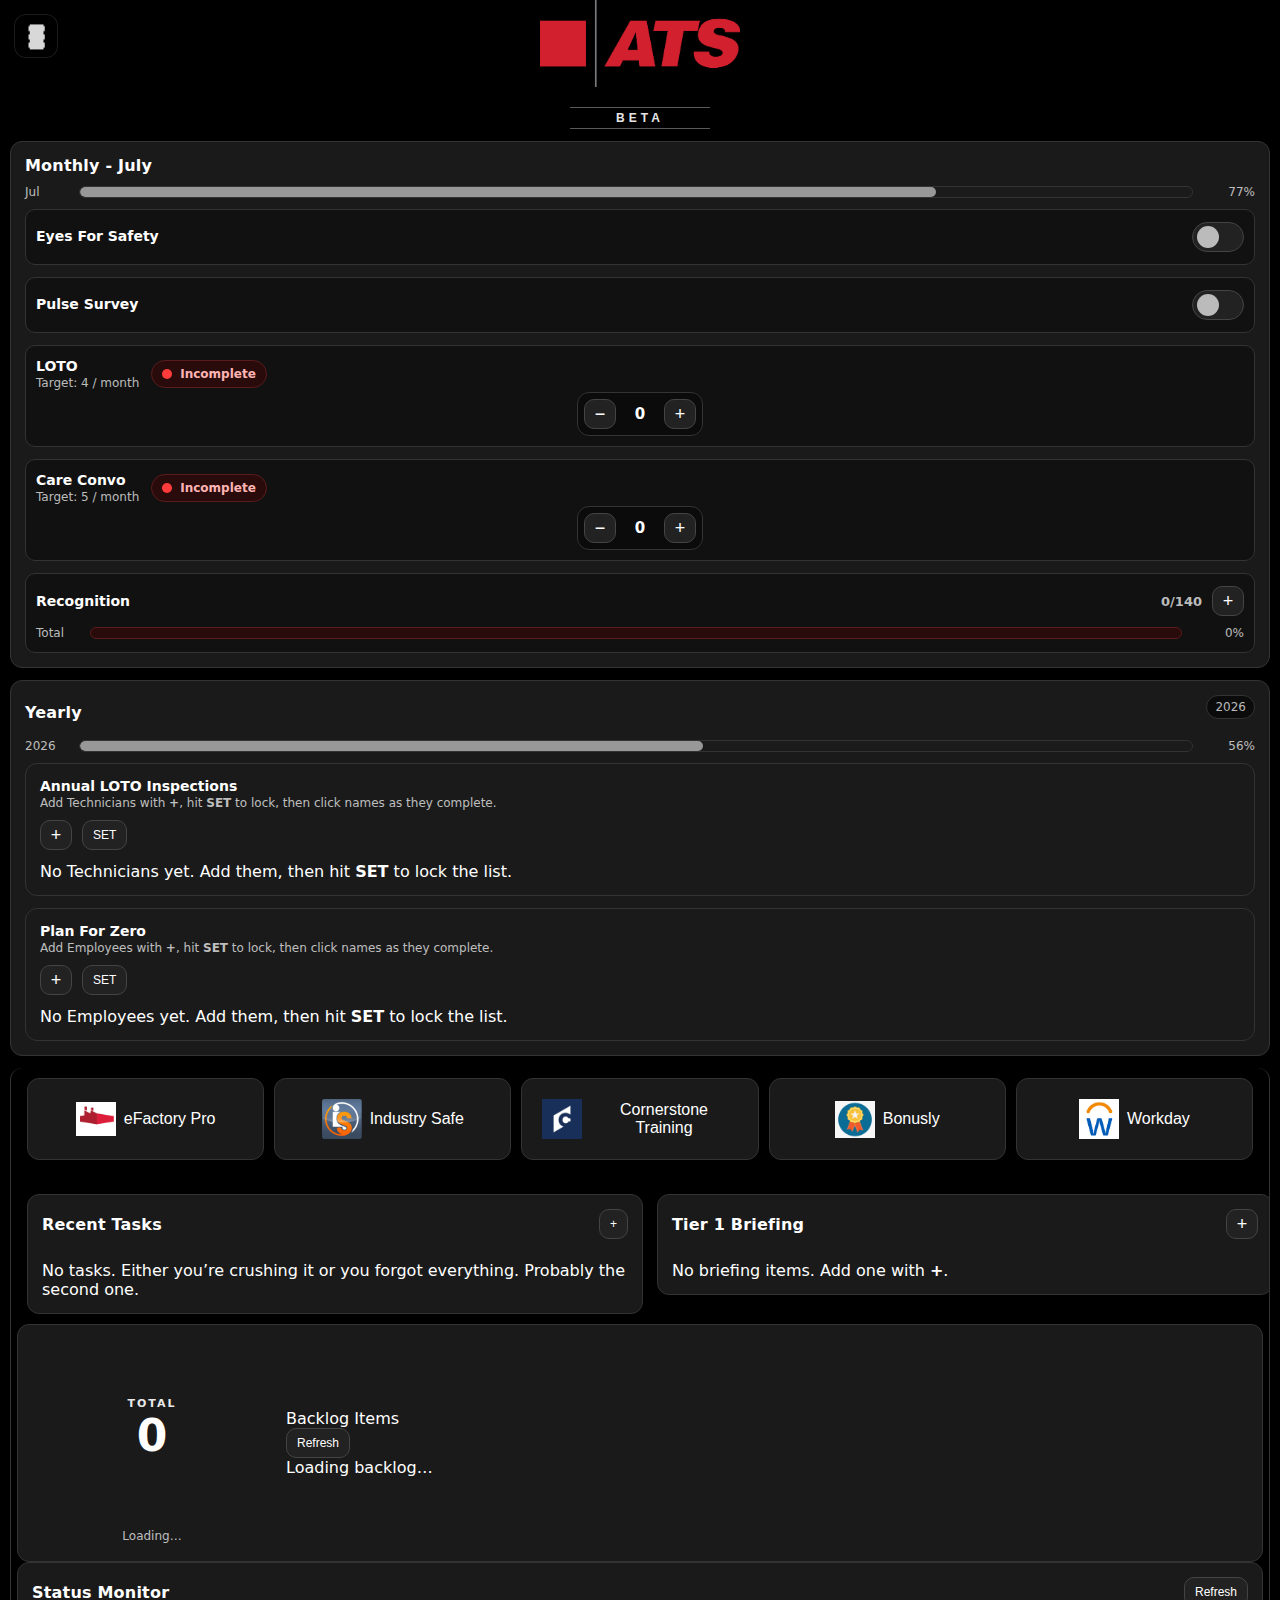
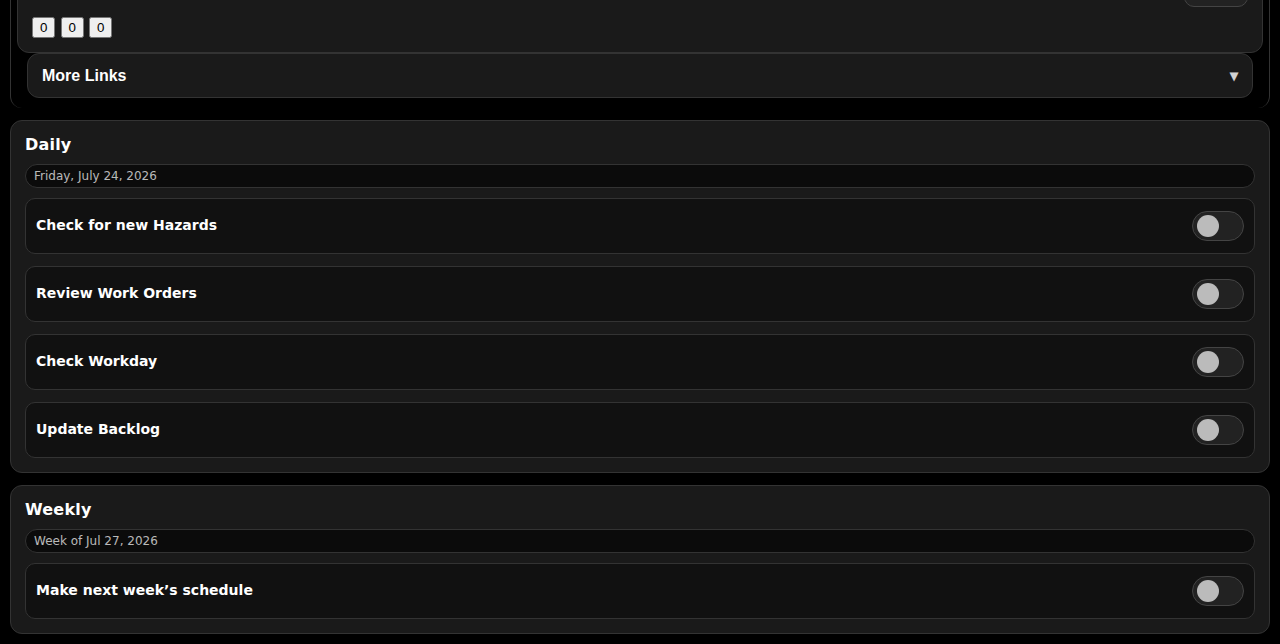
<file: index.html>
<!DOCTYPE html>
<html lang="en">
<head>
  <link rel="manifest" href="./manifest.webmanifest">
  <meta name="theme-color" content="#0b0b0b">

  <meta charset="UTF-8" />
  <meta name="viewport" content="width=device-width, initial-scale=1.0" />
  <title>ATS Portal</title>

  
  <link rel="icon" href="favicon.ico" />
  <link rel="stylesheet" href="css/styles.css?v=20260219_07" />

  
  <link rel="stylesheet" href="css/nav.css?v=20260219_01" />
<!-- JS modules (plain old script files, no bundler, no drama) -->
  <script src="js/config.js?v=20260212_03" defer></script>
  <script src="js/storage.js?v=20260212_03" defer></script>
  <script src="js/persistence.js?v=20260212_03" defer></script>

  <script src="js/widgets/monthly.js?v=20260208_1" defer></script>
  <script src="js/widgets/weekly.js?v=20260208_1" defer></script>
  <script src="js/widgets/daily.js?v=20260208_1" defer></script>
  <script src="js/widgets/yearly.js?v=20260208_1" defer></script>
  <script src="js/widgets/recentTasks.js?v=20260208_1" defer></script>
  <script src="js/widgets/tier1Briefing.js?v=20260212_02" defer></script>

  <!-- Backlog widget loader -->
  <script src="js/widgets/backlog.js?v=20260217_01" defer></script>

  <script src="js/widgets/statusMini.js?v=20260219_06" defer></script>

  <script src="js/app.js?v=20260219_01" defer></script>
</head>

<body>
  <div class="logo">
    <img src="images/logo.png" alt="Company Logo">
  </div>
  <div id="atsEnvMarker" class="ats-env-marker" aria-label="Dataset"></div>

<div class="page-layout">

    <!-- ========================================================= -->
    <!-- LEFT COLUMN WIDGETS -->
    <!-- ========================================================= -->
    <aside class="side-col">
      <div id="monthly-metrics-slot"></div>
      <div class="widget-spacer"></div>
      <div id="yearly-metrics-slot"></div>
    </aside>

    <!-- ========================================================= -->
    <!-- CENTER LINKS GRID -->
    <!-- ========================================================= -->
    <main class="center-col">

      <!-- TOP 5: always visible -->
      <div class="grid-container favorites-grid">

        <a href="https://work.efactorypro.com/" class="grid-item" target="_blank">
          <img src="images/EFP.png" alt="eFactory Pro">eFactory Pro
        </a>

        <a href="https://app.industrysafe.com/ADVANCEDTECH/singlesignon.asp" class="grid-item" target="_blank">
          <img src="images/industrysafe.png" alt="Industry Safe">Industry Safe
        </a>

        <a href="http://cornerstone.advancedtech.com/" class="grid-item" target="_blank">
          <img src="images/cornerstone.jpg" alt="Cornerstone Training">Cornerstone Training
        </a>

        <a href="https://bonusly.advancedtech.com/" class="grid-item" target="_blank">
          <img src="images/bonusly.png" alt="Bonusly">Bonusly
        </a>

        <a href="https://workday.advancedtech.com/" class="grid-item" target="_blank">
          <img src="images/workday.png" alt="Workday">Workday
        </a>

      </div>

      <!-- ========================================================= -->
      <!-- CENTER WIDGETS ROW -->
      <!-- ========================================================= -->
      <div class="center-widgets-row">
        <div id="recent-tasks-slot" class="center-widget-slot"></div>
        <div id="tier1-briefing-slot" class="center-widget-slot"></div>
      </div>

      <!-- ================== BACKLOG WIDGET START ================== -->
      <section id="backlogWidget" class="widget backlogWidget">
        <div class="blw-grid">
          <div class="blw-viz" aria-label="Backlog status summary">
            <div class="blw-donut" id="blwDonut" aria-hidden="true">
              <div class="blw-donutCenter">
                <div class="blw-totalLabel">TOTAL</div>
                <div class="blw-totalVal" id="blwTotal">0</div>
              </div>
            </div>
            <div class="blw-legend" id="blwLegend">
              <div class="blw-legendSub">Loading…</div>
            </div>
          </div>

          <div class="blw-listPane">
            <div class="blw-head">
              <div class="blw-headTitle">Backlog Items</div>
              <button id="backlogRefreshBtn" class="btn subtle" type="button">Refresh</button>
            </div>
            <div id="backlogList" class="backlogList">Loading backlog…</div>
          </div>
        </div>
      </section>
      <!-- ================== BACKLOG WIDGET END ================== -->

      <!-- ================= STATUS MONITOR MINI START ================ -->
      <section id="statusMiniWidget" class="widget statusMiniWidget" aria-label="Status Monitor summary">
        <div class="widgetHeader">
          <div class="widgetTitle">Status Monitor</div>
          <button id="sminiRefresh" class="btn subtle" type="button" aria-label="Refresh status">Refresh</button>
        </div>

        <div class="smini-top" aria-label="Status counts">
          <button class="smini-badge down" type="button" data-cat="down" aria-label="Down items" aria-pressed="false">
            <span id="sminiDownCount">0</span>
          </button>
          <button class="smini-badge reduced" type="button" data-cat="reduced" aria-label="Reduced items" aria-pressed="false">
            <span id="sminiReducedCount">0</span>
          </button>
          <button class="smini-badge complete" type="button" data-cat="complete" aria-label="Completed items" aria-pressed="false">
            <span id="sminiCompleteCount">0</span>
          </button>
        </div>

        <div id="sminiListWrap" class="smini-listWrap" aria-label="Status list">
          <div id="sminiList" class="smini-list"></div>
        </div>
      </section>
      <!-- ================= STATUS MONITOR MINI END ================== -->


      <!-- EVERYTHING ELSE: tucked into a dropdown (now at the bottom) -->
      <details class="more-links" id="more-links">
        <summary>More Links</summary>

        <div class="grid-container">

          <a href="https://sdplus.advancedtech.com/" class="grid-item" target="_blank">
            <img src="images/myEnt.png" alt="Self Service Request Portal (myEnterprise)">myEnterprise
          </a>

          <a href="https://www.office.com/?auth=2&home=1" class="grid-item" target="_blank">
            <img src="images/office.jpeg" alt="Office 365">Office 365
          </a>

          <a href="https://wd5.myworkday.com/advancedtech/d/home.htmld#selectedWorklet=501$70" class="grid-item">
            <img src="images/ben.png" alt="Benifits Enrollment">Benifits Enrollment
          </a>

          <a href="https://advancedtech1.sharepoint.com/sites/Safety/SitePages/Beyond-Zero-Challenge.aspx" class="grid-item" target="_blank">
            <img src="images/BZC.png" alt="Beyond Zero Challenge">Beyond Zero Challenge
          </a>

          <a href="https://concur.advancedtech.com/" class="grid-item" target="_blank">
            <img src="images/Concur.jpeg" alt="Concur Travel">Concur Travel
          </a>

          <a href="https://advancedtech1.sharepoint.com/sites/FMSOS" class="grid-item" target="_blank">
            <img src="images/FMSOS.png" alt="FMS OS">FMS OS
          </a>

          <a href="https://advancedtech1.sharepoint.com/sites/atskb/SitePages/Home.aspx" class="grid-item" target="_blank">
            <img src="images/FMSTechLib.png" alt="FMS Technical Library">FMS Technical Library
          </a>

          <a href="https://advancedtech1.sharepoint.com/sites/IT/SitePages/Support.aspx" class="grid-item" target="_blank">
            <img src="images/IT.jpeg" alt="IT Helpdesk">IT Helpdesk
          </a>

          <a href="https://jobs.advancedtech.com/en/search-jobs/longview%20texas/37820/1" class="grid-item" target="_blank">
            <img src="images/job.png" alt="Job Openings">Job Openings
          </a>

          <a href="https://app.powerbi.com/" class="grid-item" target="_blank">
            <img src="images/PowerBI.png" alt="Power BI">Power BI
          </a>

          <a href="https://quarantine.advancedtech.com/" class="grid-item" target="_blank">
            <img src="images/Proofpoint.jpeg" alt="Proofpoint SPAM Quarantine">Proofpoint SPAM Quarantine
          </a>

          <a href="https://advancedtech1.sharepoint.com/sites/Reliability360/SitePages/R360-Support-Network-Request.aspx" class="grid-item" target="_blank">
            <img src="images/R360-Sup.png" alt="R360 Support Network">R360 Support Network
          </a>

          <a href="https://advancedtech1.sharepoint.com/sites/Reliability360" class="grid-item" target="_blank">
            <img src="images/R360.png" alt="R360 Reliability Network">R360 Reliability Network
          </a>

          <a href="https://advancedtech1.sharepoint.com/sites/HomeHub/SitePages/Self-Service-Password-Reset.aspx" class="grid-item" target="_blank">
            <img src="images/PW.png" alt="Self Service Passwork Reset">Password Reset
          </a>

          <a href="http://www.staplesadvantage.com/" class="grid-item" target="_blank">
            <img src="images/staples.png" alt="Staples Office Supplies">Staples
          </a>

          <a href="https://atsadvancedtechnologyservices.corpmerchandise.com/" class="grid-item" target="_blank">
            <img src="images/ATS-Swag.jpg" alt="ATS Swag">ATS Swag
          </a>

          <a href="http://ultipro.advancedtech.com/" class="grid-item" target="_blank">
            <img src="images/UltiPro.png" alt="UltiPro">UltiPro
          </a>

          <a href="https://advancedtech1.sharepoint.com/sites/ATSOS/SitePages/People%20CE%204%20Employee%20Development.aspx?csf=1&web=1&e=efcXwX" class="grid-item" target="_blank">
            <img src="images/techprog.png" alt="Tech Progression">Tech Progression
          </a>

          <a href="https://planner.cloud.microsoft/webui/myplans/" class="grid-item" target="_blank">
            <img src="images/Planner.png" alt="Planner">Planner
          </a>

          <a href="https://teams.microsoft.com/v2/?lm=deeplink&lmsrc=officeWaffle&login_hint_safe=juwillia@advancedtech.com" class="grid-item" target="_blank">
            <img src="images/Teams.png" alt="Teams">Teams
          </a>

        </div>
      </details>

    </main>

    <!-- ========================================================= -->
    <!-- RIGHT COLUMN WIDGETS -->
    <!-- ========================================================= -->
    <aside class="side-col">
      <div id="daily-metrics-slot"></div>
      <div class="widget-spacer"></div>
      <div id="weekly-metrics-slot"></div>
    </aside>

  </div>
  
  <script src="js/nav.js?v=20260219_01"></script>

<script>
  if ("serviceWorker" in navigator) {
    window.addEventListener("load", () => {
      navigator.serviceWorker.register("./sw.js").catch(() => {});
    });
  }
</script>

</body>
</html>
</file>
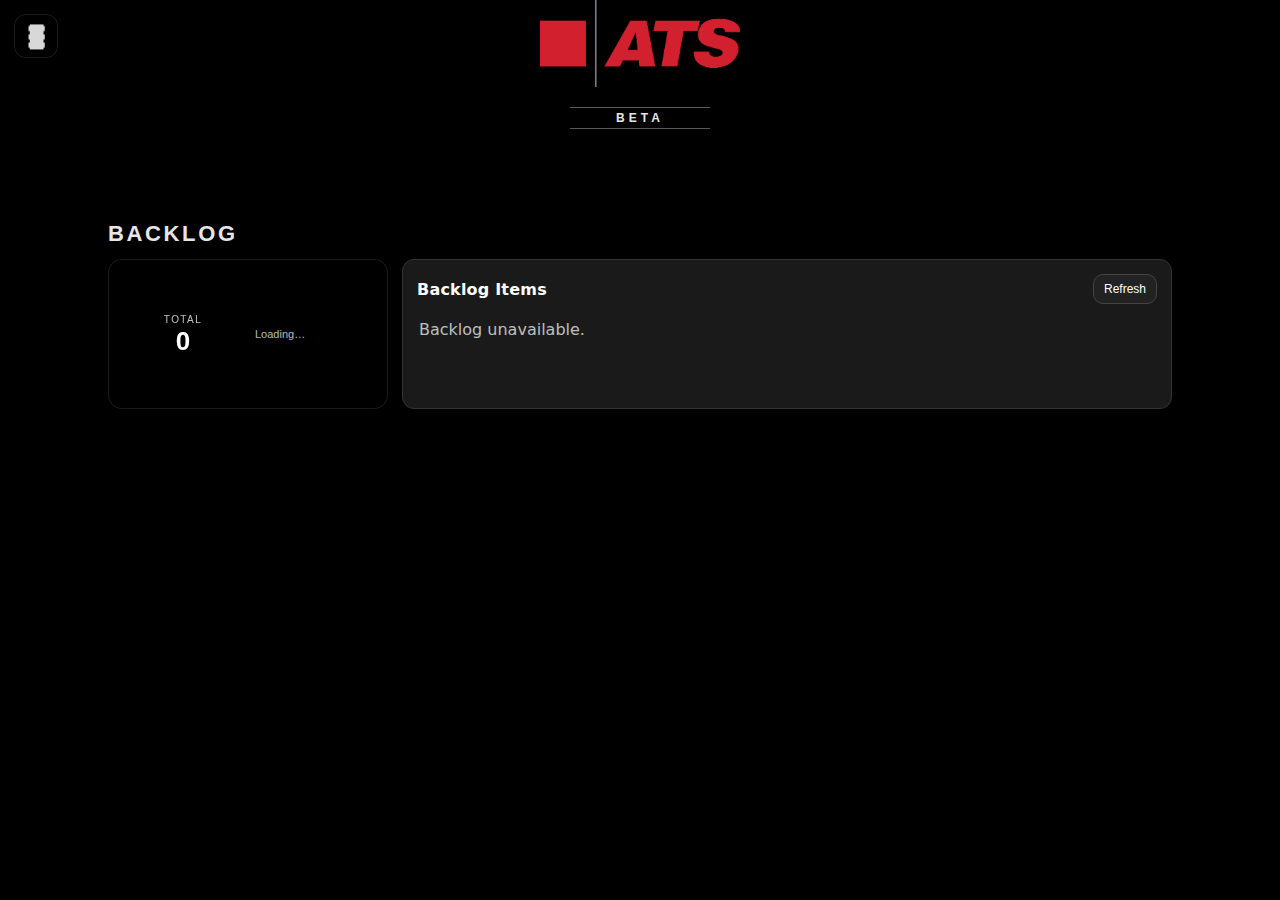
<file: backlog.html>
<!DOCTYPE html>
<html lang="en">
<head>
  <meta charset="UTF-8" />
  <meta name="viewport" content="width=device-width, initial-scale=1.0" />
  <title>Backlog</title>

  <link rel="icon" href="favicon.ico" />
  <link rel="stylesheet" href="css/styles.css?v=20260219_04" />
  <link rel="stylesheet" href="css/nav.css?v=20260219_01" />

  <style>
    .page-shell{
      max-width: 1100px;
      margin: 0 auto;
      padding: 90px 18px 28px 18px;
      box-sizing: border-box;
    }
    .page-title{
      font-size: 22px;
      letter-spacing: 0.12em;
      text-transform: uppercase;
      opacity: 0.9;
      margin: 0 0 12px 0;
    }

    /* ===== Backlog header stats (donut) ===== */
    .bl-top{
      display: flex;
      flex-wrap: wrap;
      gap: 14px;
      align-items: stretch;
      margin-bottom: 14px;
    }

    .bl-donutCard{
      flex: 0 0 280px;
      min-width: 260px;
      border: 1px solid rgba(255,255,255,0.10);
      background: rgba(0,0,0,0.35);
      border-radius: 14px;
      padding: 14px;
      box-sizing: border-box;
    }

    .bl-donutWrap{
      display: grid;
      grid-template-columns: 120px 1fr;
      gap: 12px;
      align-items: center;
    }

    .bl-donut{
      position: relative;
      width: 120px;
      height: 120px;
    }

    .bl-donut svg{
      width: 120px;
      height: 120px;
      display: block;
      transform: rotate(-90deg);
    }

    .bl-donutCenter{
      position: absolute;
      inset: 0;
      display: flex;
      align-items: center;
      justify-content: center;
      flex-direction: column;
      pointer-events: none;
      transform: translateZ(0);
    }

    .bl-donutLabel{
      font-size: 10px;
      letter-spacing: 0.14em;
      text-transform: uppercase;
      opacity: 0.75;
      margin-bottom: 3px;
    }
    .bl-donutValue{
      font-size: 26px;
      font-weight: 900;
      line-height: 1;
    }

    .bl-legend{
      display: grid;
      gap: 8px;
      align-content: center;
    }

    .bl-legendRow{
      display: grid;
      grid-template-columns: 10px 1fr auto;
      gap: 8px;
      align-items: center;
      font-size: 12px;
      color: rgba(255,255,255,0.86);
    }

    .bl-dot{
      width: 10px;
      height: 10px;
      border-radius: 999px;
      border: 1px solid rgba(255,255,255,0.18);
      box-sizing: border-box;
    }

    .bl-legendSub{
      opacity: 0.7;
      font-size: 11px;
    }

    /* Donut segment strokes */
    .seg-base{ stroke: rgba(255,255,255,0.10); }
    .seg-unassigned{ stroke: rgba(255,255,255,0.25); }
    .seg-awaiting_parts{ stroke: rgba(255,70,70,0.95); }
    .seg-on_order{ stroke: rgba(255,205,80,0.95); }
    .seg-scheduled{ stroke: rgba(80,255,150,0.95); }
    .seg-complete{ stroke: rgba(110,200,255,0.95); }

    .dot-unassigned{ background: rgba(255,255,255,0.25); }
    .dot-awaiting_parts{ background: rgba(255,70,70,0.95); }
    .dot-on_order{ background: rgba(255,205,80,0.95); }
    .dot-scheduled{ background: rgba(80,255,150,0.95); }
    .dot-complete{ background: rgba(110,200,255,0.95); }

    /* ===== Notes UI ===== */
    .bl-notes{
      margin: 10px 0 12px 0;
      padding: 10px;
      border-radius: 12px;
      border: 1px solid var(--border);
      background: rgba(0,0,0,0.25);
    }

    .bl-notesHead{
      display: flex;
      align-items: center;
      justify-content: space-between;
      gap: 10px;
      margin-bottom: 8px;
    }
    .bl-notesTitle{
      font-size: 12px;
      font-weight: 900;
      letter-spacing: 0.08em;
      text-transform: uppercase;
      opacity: 0.9;
      margin-right: 10px;
    }
    .bl-notesHint{
      font-size: 11px;
      opacity: 0.65;
    }
    .bl-notesHeadLeft{
      display: flex;
      align-items: baseline;
      gap: 10px;
      min-width: 0;
    }
    .bl-notesHeadRight{
      display: flex;
      align-items: center;
      gap: 8px;
    }

    .bl-notesList{
      margin: 0;
      padding-left: 18px;
      display: grid;
      gap: 6px;
    }
    .bl-notesList li{
      color: rgba(255,255,255,0.88);
      font-size: 12px;
      line-height: 1.35;
      word-break: break-word;
      position: relative;
      padding-right: 0;
    }
    .bl-notes.is-editing .bl-notesList li{
      padding-right: 34px;
    }

    .bl-noteDateTag{
      font-weight: 900;
      opacity: 0.95;
      margin-right: 6px;
    }

    .bl-noteDel{
      position: absolute;
      right: 0;
      top: 0;
      width: 28px;
      height: 22px;
      border-radius: 8px;
      border: 1px solid var(--btnBorder);
      background: var(--btn);
      color: var(--text);
      cursor: pointer;
      font-weight: 900;
      line-height: 1;
      display: none;
      align-items: center;
      justify-content: center;
    }
    .bl-noteDel:hover{ background: var(--btnHover); }

    .bl-notes.is-editing .bl-noteDel{ display: inline-flex; }
    .bl-notesEditBtn.is-active{ background: var(--btnHover); }

    .bl-modalRow{
      display: grid;
      gap: 10px;
      margin-top: 10px;
    }
    .bl-date{
      height: 34px;
      border-radius: 10px;
      border: 1px solid var(--border);
      background: rgba(0,0,0,0.35);
      color: var(--text);
      padding: 6px 10px;
      box-sizing: border-box;
    }
    .bl-text{
      min-height: 90px;
      resize: vertical;
      border-radius: 10px;
      border: 1px solid var(--border);
      background: rgba(0,0,0,0.35);
      color: var(--text);
      padding: 7px 10px;
      box-sizing: border-box;
      font-family: inherit;
      font-size: 12px;
      line-height: 1.3;
    }

    @media (max-width: 720px){
      .bl-donutCard{ flex: 1 1 100%; }
    }
  </style>

  <script src="js/config.js?v=20260213_02" defer></script>
  <script src="js/storage.js?v=20260213_02" defer></script>
  <script src="js/persistence.js?v=20260213_02" defer></script>
  <script src="js/backlogPage.js?v=20260213_04" defer></script>
</head>

<body>
  <div class="logo">
    <img src="images/logo.png" alt="Company Logo">
  </div>

  <div id="atsEnvMarker" class="ats-env-marker" aria-label="Dataset"></div>

  <div class="page-shell">
    <h1 class="page-title">Backlog</h1>

    <div class="bl-top">
      <section class="bl-donutCard" aria-label="Backlog status summary">
        <div class="bl-donutWrap">
          <div class="bl-donut" id="blDonut">
            <div class="bl-donutCenter">
              <div class="bl-donutLabel">TOTAL</div>
              <div class="bl-donutValue" id="blTotal">0</div>
            </div>
          </div>

          <div class="bl-legend" id="blLegend">
            <div class="bl-legendSub">Loading…</div>
          </div>
        </div>
      </section>

      <section class="widget" style="flex:1 1 520px; margin:0;">
        <div class="widgetHeader">
          <div class="widgetTitle">Backlog Items</div>
          <button id="blRefresh" class="btn subtle" type="button" aria-label="Refresh backlog">Refresh</button>
          
        </div>
        <div id="backlogList" class="backlogList">Loading backlog…</div>
      </section>
    </div>
  </div>

  <!-- Global Add Note Modal -->
  <div class="rt-modal-backdrop" id="blNoteModal" data-role="bl-note-modal" aria-hidden="true">
    <div class="rt-modal" role="dialog" aria-modal="true" aria-label="Add note">
      <div class="rt-modal-head">
        <div class="rt-modal-title">Add a note</div>
        <button class="btn subtle" type="button" data-action="close-note-modal">Close</button>
      </div>

      <div class="bl-modalRow">
        <input class="bl-date" type="date" data-role="bl-note-date" aria-label="Note date">
        <textarea class="bl-text" data-role="bl-note-text" placeholder="Paste technician note…"></textarea>
      </div>

      <div class="rt-modal-actions">
        <button class="btn subtle" type="button" data-action="close-note-modal">Cancel</button>
        <button class="btn subtle" type="button" data-action="add-note-modal">Add</button>
      </div>
    </div>
  </div>

  <script src="js/nav.js?v=20260219_01"></script>
</body>
</html>
</file>
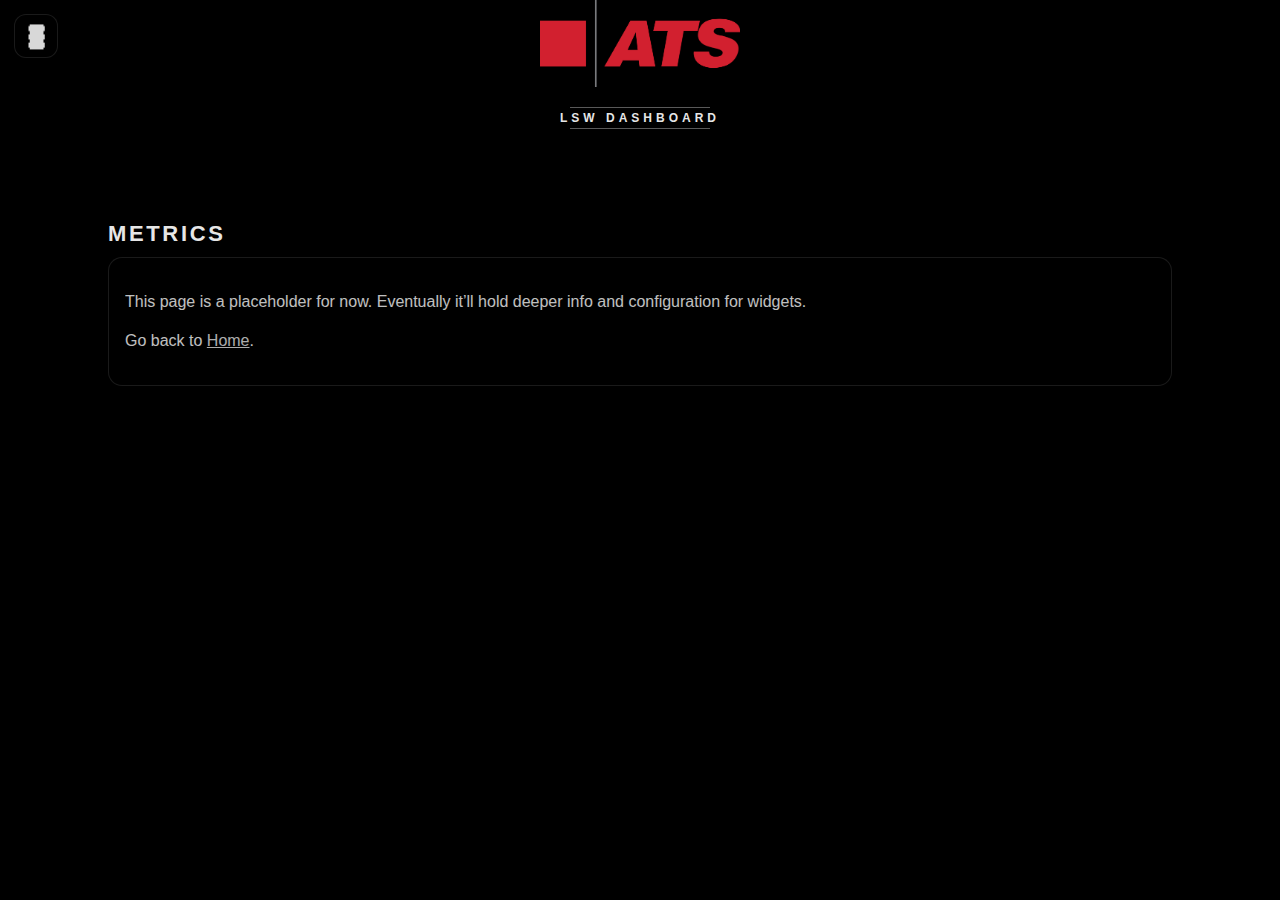
<file: metrics.html>
<!DOCTYPE html>
<html lang="en">
<head>
  <meta charset="UTF-8" />
  <meta name="viewport" content="width=device-width, initial-scale=1.0" />
  <title>Metrics</title>

  <link rel="icon" href="favicon.ico" />
  <link rel="stylesheet" href="css/styles.css" />
  <link rel="stylesheet" href="css/nav.css" />

  <style>
    .page-shell {
      max-width: 1100px;
      margin: 0 auto;
      padding: 90px 18px 28px 18px; /* top padding clears hamburger */
      box-sizing: border-box;
    }
    .page-title {
      font-size: 22px;
      letter-spacing: 0.12em;
      text-transform: uppercase;
      opacity: 0.9;
      margin: 0 0 10px 0;
    }
    .page-card {
      border: 1px solid rgba(255,255,255,0.10);
      background: rgba(0,0,0,0.35);
      border-radius: 14px;
      padding: 16px;
    }
    .page-note {
      opacity: 0.75;
      line-height: 1.45;
    }
    a.inline-link {
      color: inherit;
      text-decoration: underline;
      opacity: 0.9;
    }
  </style>
</head>

<body>
  <div class="logo">
    <img src="images/logo.png" alt="Company Logo">
  </div>

  <div class="page-shell">
    <h1 class="page-title">Metrics</h1>
    <div class="page-card">
      <p class="page-note">
        This page is a placeholder for now. Eventually it’ll hold deeper info and configuration for widgets.
      </p>
      <p class="page-note">
        Go back to <a class="inline-link" href="./index.html">Home</a>.
      </p>
    </div>
  </div>

  <script src="js/nav.js"></script>
</body>
</html>
</file>
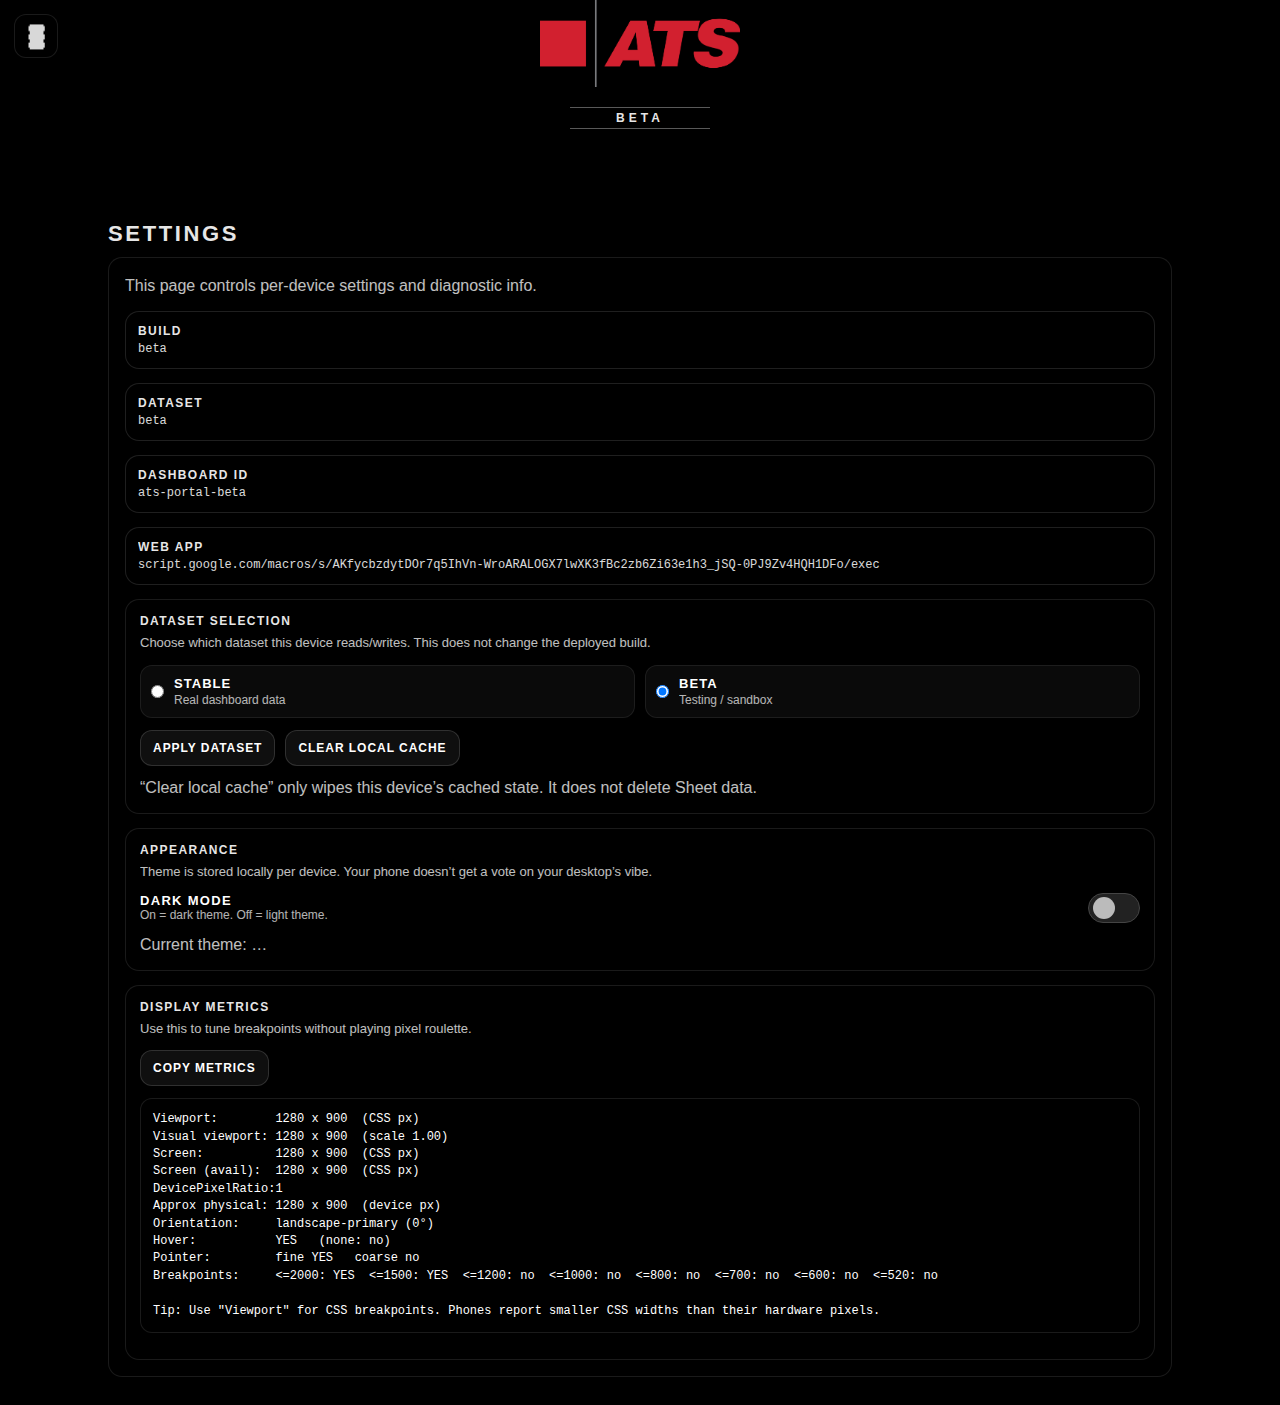
<file: settings.html>
<!DOCTYPE html>
<html lang="en">
<head>
  <meta charset="UTF-8" />
  <meta name="viewport" content="width=device-width, initial-scale=1.0" />
  <meta name="theme-color" content="#0b0b0b" />
  <title>Settings</title>

  <link rel="icon" href="favicon.ico" />
  <link rel="stylesheet" href="css/styles.css?v=20260219_04" />
  <link rel="stylesheet" href="css/nav.css?v=20260219_01" />

  <style>
    .page-shell {
      max-width: 1100px;
      margin: 0 auto;
      padding: 90px 18px 28px 18px; /* top padding clears hamburger */
      box-sizing: border-box;
    }

    .page-title {
      font-size: 22px;
      letter-spacing: 0.12em;
      text-transform: uppercase;
      opacity: 0.9;
      margin: 0 0 10px 0;
    }

    .page-card {
      border: 1px solid rgba(255,255,255,0.10);
      background: rgba(0,0,0,0.35);
      border-radius: 14px;
      padding: 16px;
    }

    .page-note {
      opacity: 0.75;
      line-height: 1.45;
      margin: 0;
    }

    .settings-grid {
      display: grid;
      gap: 14px;
      margin-top: 14px;
    }

    .settings-pill {
      border: 1px solid rgba(255,255,255,0.12);
      background: rgba(0,0,0,0.25);
      border-radius: 14px;
      padding: 12px;
      display: flex;
      align-items: center;
      justify-content: space-between;
      gap: 10px;
    }

    .pill-left {
      display: flex;
      flex-direction: column;
      gap: 4px;
      min-width: 0;
    }

    .pill-title {
      font-weight: 900;
      letter-spacing: 0.12em;
      text-transform: uppercase;
      font-size: 12px;
      opacity: 0.9;
    }

    .pill-value {
      font-family: ui-monospace, SFMono-Regular, Menlo, Monaco, Consolas, "Liberation Mono", "Courier New", monospace;
      font-size: 12px;
      opacity: 0.85;
      white-space: nowrap;
      overflow: hidden;
      text-overflow: ellipsis;
      max-width: 100%;
    }

    .dataset-box {
      border: 1px solid rgba(255,255,255,0.10);
      background: rgba(0,0,0,0.25);
      border-radius: 14px;
      padding: 14px;
    }

    .ds-title {
      font-weight: 900;
      letter-spacing: 0.12em;
      text-transform: uppercase;
      font-size: 12px;
      opacity: 0.9;
    }

    .ds-desc {
      margin-top: 6px;
      opacity: 0.75;
      font-size: 13px;
      line-height: 1.4;
    }

    .ds-options {
      display: grid;
      grid-template-columns: repeat(2, minmax(0, 1fr));
      gap: 10px;
      margin-top: 12px;
    }

    .ds-option {
      border: 1px solid rgba(255,255,255,0.08);
      background: rgba(255,255,255,0.04);
      border-radius: 12px;
      padding: 10px;
      display: flex;
      align-items: center;
      gap: 10px;
      cursor: pointer;
      user-select: none;
    }

    .ds-option:hover {
      background: rgba(255,255,255,0.06);
      border-color: rgba(255,255,255,0.14);
    }

    .ds-option input { margin: 0; }

    .ds-label {
      display: flex;
      flex-direction: column;
      gap: 2px;
      min-width: 0;
    }

    .ds-name {
      font-weight: 900;
      font-size: 13px;
      letter-spacing: 0.08em;
    }

    .ds-hint {
      font-size: 12px;
      opacity: 0.7;
    }

    .settings-row {
      display: flex;
      gap: 10px;
      margin-top: 12px;
      flex-wrap: wrap;
    }

    .btn-lite {
      border: 1px solid rgba(255,255,255,0.14);
      background: rgba(255,255,255,0.06);
      color: inherit;
      border-radius: 12px;
      padding: 10px 12px;
      cursor: pointer;
      font-weight: 900;
      letter-spacing: 0.08em;
      text-transform: uppercase;
      font-size: 12px;
    }

    .btn-lite:hover {
      background: rgba(255,255,255,0.09);
      border-color: rgba(255,255,255,0.20);
    }

    .metric-dump {
      margin-top: 12px;
      padding: 12px;
      border-radius: 12px;
      border: 1px solid rgba(255,255,255,0.10);
      background: rgba(0,0,0,0.18);
      font-family: ui-monospace, SFMono-Regular, Menlo, Monaco, Consolas, "Liberation Mono", "Courier New", monospace;
      font-size: 12px;
      line-height: 1.45;
      white-space: pre;
      overflow: auto;
    }

    @media (max-width: 700px) {
      .ds-options { grid-template-columns: 1fr; }
    }
  </style>

  <script src="js/config.js?v=20260217_03" defer></script>
  <script src="js/persistence.js?v=20260217_01" defer></script>
  <script src="js/storage.js?v=20260217_01" defer></script>
  <script src="js/settingsPage.js?v=2602180658" defer></script>
</head>

<body>
  <div class="logo">
    <img src="images/logo.png" alt="Company Logo">
  </div>

  <div id="atsEnvMarker" class="ats-env-marker" aria-label="Dataset"></div>

  <div class="page-shell">
    <h1 class="page-title">Settings</h1>

    <div class="page-card">
      <p class="page-note">
        This page controls per-device settings and diagnostic info.
      </p>

      <div class="settings-grid">
        <div class="settings-pill">
          <div class="pill-left">
            <div class="pill-title">Build</div>
            <div class="pill-value" id="envBuild">…</div>
          </div>
        </div>

        <div class="settings-pill">
          <div class="pill-left">
            <div class="pill-title">Dataset</div>
            <div class="pill-value" id="envDataset">…</div>
          </div>
        </div>

        <div class="settings-pill">
          <div class="pill-left">
            <div class="pill-title">Dashboard ID</div>
            <div class="pill-value" id="envDashboardId">…</div>
          </div>
        </div>

        <div class="settings-pill">
          <div class="pill-left">
            <div class="pill-title">Web App</div>
            <div class="pill-value" id="envUrl">…</div>
          </div>
        </div>
      </div>

      <div class="dataset-box" style="margin-top:14px;">
        <div class="ds-title">Dataset selection</div>
        <div class="ds-desc">
          Choose which dataset this device reads/writes. This does not change the deployed build.
        </div>

        <div class="ds-options">
          <label class="ds-option">
            <input type="radio" name="dataset" id="dsStable" value="stable" />
            <div class="ds-label">
              <div class="ds-name">STABLE</div>
              <div class="ds-hint">Real dashboard data</div>
            </div>
          </label>

          <label class="ds-option">
            <input type="radio" name="dataset" id="dsBeta" value="beta" />
            <div class="ds-label">
              <div class="ds-name">BETA</div>
              <div class="ds-hint">Testing / sandbox</div>
            </div>
          </label>
        </div>

        <div class="settings-row">
          <button class="btn-lite" id="applyDataset" type="button">Apply dataset</button>
          <button class="btn-lite" id="clearLocal" type="button">Clear local cache</button>
        </div>

        <p class="page-note" style="margin-top:10px;">
          “Clear local cache” only wipes this device’s cached state. It does not delete Sheet data.
        </p>
      </div>

      <div class="dataset-box" style="margin-top:14px;">
        <div class="ds-title">Appearance</div>
        <div class="ds-desc">
          Theme is stored locally per device. Your phone doesn’t get a vote on your desktop’s vibe.
        </div>

        <div class="settings-row" style="justify-content: space-between; align-items: center;">
          <div style="min-width:0;">
            <div class="ds-name" style="text-transform: uppercase; letter-spacing: 0.10em;">Dark Mode</div>
            <div class="ds-hint">On = dark theme. Off = light theme.</div>
          </div>

          <label class="switch" style="flex:0 0 auto;">
            <input type="checkbox" id="themeDark" />
            <span class="slider"></span>
          </label>
        </div>

        <p class="page-note" style="margin-top:10px;">
          Current theme: <span id="themeLabel">…</span>
        </p>
      </div>

      <div class="dataset-box" style="margin-top:14px;">
        <div class="ds-title">Display metrics</div>
        <div class="ds-desc">
          Use this to tune breakpoints without playing pixel roulette.
        </div>

        <div class="settings-row">
          <button class="btn-lite" id="copyMetrics" type="button">Copy Metrics</button>
        </div>

        <pre class="metric-dump" id="displayMetrics">Loading…</pre>
      </div>

    </div>
  </div>

  <script src="js/nav.js?v=20260219_01"></script>
</body>
</html>
</file>
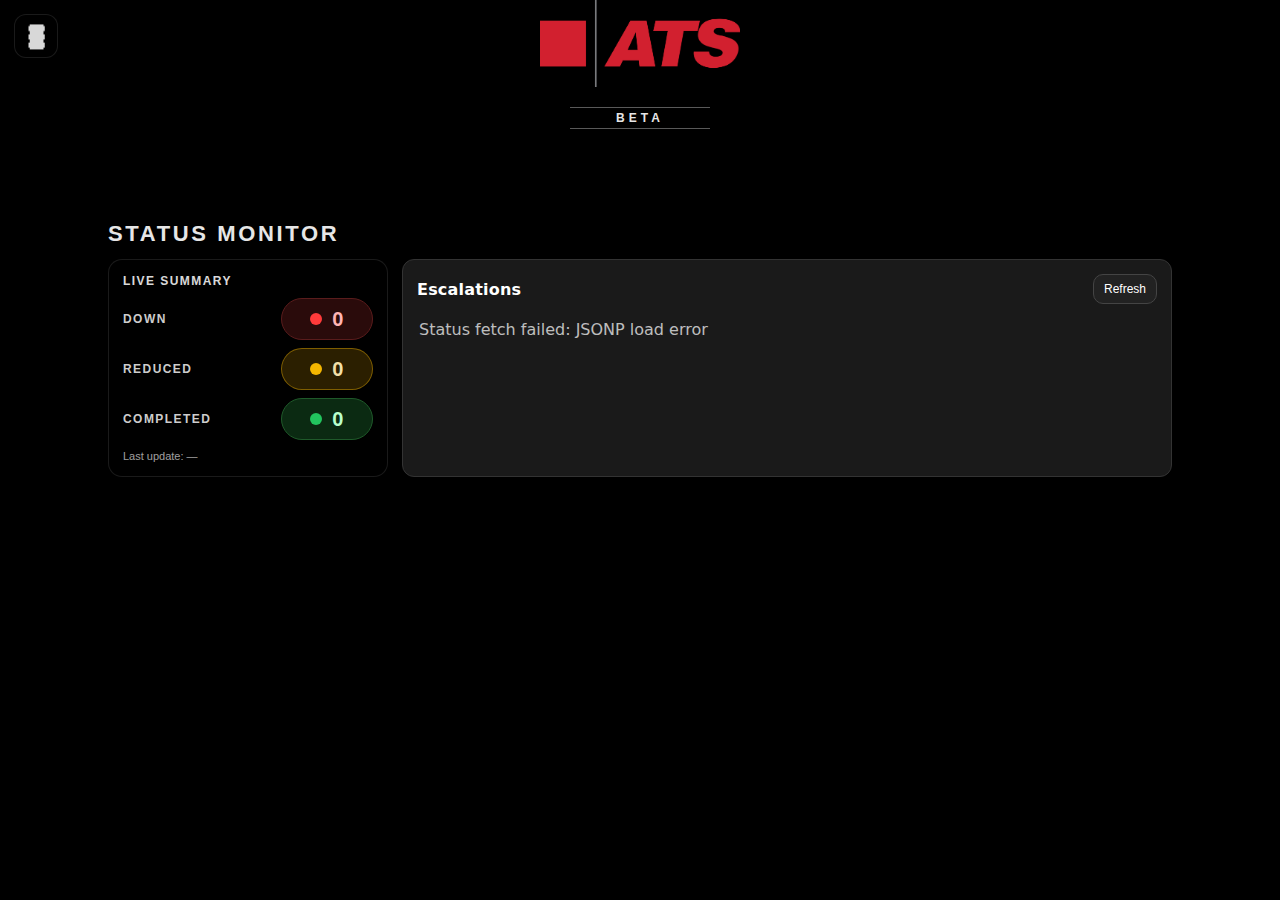
<file: status.html>
<!DOCTYPE html>
<html lang="en">
<head>
  <meta charset="UTF-8" />
  <meta name="viewport" content="width=device-width, initial-scale=1.0" />
  <title>Status Monitor</title>

  <link rel="icon" href="favicon.ico" />
  <link rel="stylesheet" href="css/styles.css?v=20260220_01" />
  <link rel="stylesheet" href="css/nav.css?v=20260220_01" />

  <style>
    .page-shell{
      max-width: 1100px;
      margin: 0 auto;
      padding: 90px 18px 28px 18px; /* top padding clears hamburger */
      box-sizing: border-box;
    }
    .page-title{
      font-size: 22px;
      letter-spacing: 0.12em;
      text-transform: uppercase;
      opacity: 0.9;
      margin: 0 0 12px 0;
    }

    .sm-top{
      display: flex;
      flex-wrap: wrap;
      gap: 14px;
      align-items: stretch;
      margin-bottom: 14px;
    }

    .sm-summary{
      flex: 0 0 280px;
      min-width: 260px;
      border: 1px solid rgba(255,255,255,0.10);
      background: rgba(0,0,0,0.35);
      border-radius: 14px;
      padding: 14px;
      box-sizing: border-box;
    }

    .sm-summaryTitle{
      font-size: 12px;
      font-weight: 900;
      letter-spacing: 0.12em;
      text-transform: uppercase;
      opacity: 0.85;
      margin-bottom: 10px;
    }

    .sm-stats{ display: grid; gap: 8px; }

    .sm-statRow{
      display: grid;
      grid-template-columns: 1fr auto;
      gap: 10px;
      align-items: center;
      font-size: 13px;
      color: rgba(255,255,255,0.88);
    }

    .sm-statRow > div:first-child{
      font-weight: 900;
      letter-spacing: 0.12em;
      text-transform: uppercase;
      opacity: 0.92;
      font-size: 12px;
    }

    .sm-pill{
      display: inline-flex;
      align-items: center;
      justify-content: center;
      gap: 10px;
      padding: 10px 14px;
      min-width: 92px;
      border-radius: 999px;
      border: 1px solid rgba(255,255,255,0.14);
      background: rgba(0,0,0,0.35);
      font-weight: 900;
      letter-spacing: 0.08em;
      text-transform: uppercase;
      font-size: 14px;
      white-space: nowrap;
    }

    .sm-pillCount{
      font-size: 20px;
      letter-spacing: 0.02em;
      line-height: 1;
    }

    .sm-dot{
      width: 12px;
      height: 12px;
      border-radius: 999px;
      background: rgba(255,255,255,0.35);
    }

    .sm-pill.down{
      background: var(--badBg);
      border-color: var(--badBorder);
      color: var(--badText);
    }
    .sm-pill.down .sm-dot{ background: var(--badDot); }

    .sm-pill.reduced{
      background: rgba(61, 44, 0, 0.70);
      border-color: rgba(142, 106, 0, 0.85);
      color: rgba(255, 236, 180, 0.95);
    }
    .sm-pill.reduced .sm-dot{ background: rgba(255, 191, 0, 0.95); }

    .sm-pill.complete{
      background: var(--goodBg);
      border-color: var(--goodBorder);
      color: var(--goodText);
    }
    .sm-pill.complete .sm-dot{ background: var(--goodDot); }

    .sm-meta{
      margin-top: 10px;
      font-size: 11px;
      color: var(--muted);
      display: grid;
      gap: 6px;
    }
    .sm-metaLine{ opacity: 0.88; }

    .sm-list{ display: grid; gap: 10px; }

    .sm-row{
      border-radius: 12px;
      background: var(--panel2);
      border: 1px solid var(--border);
      overflow: hidden;
    }

    .sm-row.is-down{
      background: rgba(42, 11, 11, 0.50);
      border-color: rgba(90, 28, 28, 0.90);
    }
    .sm-row.is-reduced{
      background: rgba(61, 44, 0, 0.45);
      border-color: rgba(142, 106, 0, 0.70);
    }
    .sm-row.is-complete{
      background: rgba(11, 42, 18, 0.42);
      border-color: rgba(31, 90, 42, 0.85);
    }

    .sm-rowTop{
      display: grid;
      grid-template-columns: 1fr auto;
      gap: 12px;
      padding: 8px 10px;
      align-items: center;
    }

    .sm-rowMain{ min-width: 0; }

    .sm-asset{
      font-weight: 900;
      font-size: 13px;
      white-space: nowrap;
      overflow: hidden;
      text-overflow: ellipsis;
    }

    .sm-desc{
      font-size: 13px;
      color: var(--muted);
      word-break: break-word;
      margin-top: 2px;
      display: -webkit-box;
      -webkit-line-clamp: 2;
      -webkit-box-orient: vertical;
      overflow: hidden;
    }

    .sm-wo{
      font-size: 12px;
      opacity: 0.78;
      margin-top: 2px;
    }

    .sm-right{
      display: inline-flex;
      align-items: center;
      gap: 8px;
    }

    .sm-toggle{
      width: 28px;
      height: 28px;
      font-size: 20px;
      border-radius: 10px;
      border: 1px solid var(--btnBorder);
      background: var(--btn);
      color: var(--text);
      cursor: pointer;
      font-weight: 900;
      line-height: 1;
      display: inline-flex;
      align-items: center;
      justify-content: center;
    }
    .sm-toggle:hover{ background: var(--btnHover); }
    .sm-toggle:active{ transform: translateY(1px); }

    .sm-details{
      display: none;
      padding: 10px 10px 12px 10px;
      border-top: 1px solid rgba(255,255,255,0.08);
      background: rgba(0,0,0,0.22);
    }

    .sm-card{
      display: grid;
      grid-template-columns: repeat(2, minmax(0, 1fr));
      gap: 10px;
    }

    .sm-field{
      padding: 8px;
      border-radius: 10px;
      border: 1px solid rgba(255,255,255,0.10);
      background: rgba(0,0,0,0.25);
      min-width: 0;
    }

    .sm-label{
      font-size: 10px;
      letter-spacing: 0.12em;
      text-transform: uppercase;
      opacity: 0.65;
      margin-bottom: 4px;
      white-space: nowrap;
      overflow: hidden;
      text-overflow: ellipsis;
    }

    .sm-value{
      font-size: 12px;
      color: rgba(255,255,255,0.90);
      line-height: 1.35;
      word-break: break-word;
    }

    .sm-empty{
      padding: 6px 2px;
      color: var(--muted);
    }

    @media (max-width: 720px){
      .sm-summary{ flex: 1 1 100%; }
      .sm-rowTop{ grid-template-columns: 1fr; gap: 10px; }
      .sm-right{ justify-content: flex-start; }
      .sm-desc{ -webkit-line-clamp: 3; }
      .sm-card{ grid-template-columns: 1fr; }
    }
  </style>

  <script src="js/config.js?v=20260213_02" defer></script>
  <script src="js/statusPage.js?v=20260213_01" defer></script>
</head>

<body>
  <div class="logo">
    <img src="images/logo.png" alt="Company Logo">
  </div>

  <div id="atsEnvMarker" class="ats-env-marker" aria-label="Dataset"></div>

  <div class="page-shell">
    <h1 class="page-title">Status Monitor</h1>

    <div class="sm-top">
      <section class="sm-summary" aria-label="Status summary">
        <div class="sm-summaryTitle">Live Summary</div>

        <div class="sm-stats">          <div class="sm-statRow">
            <div>Down</div>
            <div class="sm-pill down"><span class="sm-dot"></span><span class="sm-pillCount" id="smDownCount">0</span></div>
          </div>
          <div class="sm-statRow">
            <div>Reduced</div>
            <div class="sm-pill reduced"><span class="sm-dot"></span><span class="sm-pillCount" id="smReducedCount">0</span></div>
          </div>
          <div class="sm-statRow">
            <div>Completed</div>
            <div class="sm-pill complete"><span class="sm-dot"></span><span class="sm-pillCount" id="smCompleteCount">0</span></div>
          </div>
        </div>

        <div class="sm-meta">
          <div class="sm-metaLine" id="smUpdated">Last update: —</div>
        </div>
      </section>

      <section class="widget" style="flex:1 1 520px; margin:0;">
        <div class="widgetHeader">
          <div class="widgetTitle">Escalations</div>
          <button id="smRefresh" class="btn subtle" type="button" aria-label="Refresh status">Refresh</button>
        </div>
        <div id="smList" class="sm-list">Loading status…</div>
      </section>
    </div>
  </div>

  <script src="js/nav.js?v=20260213_02"></script>
</body>
</html>
</file>
<file: css/nav.css>
/* ATS Drawer Nav
   Drop-in styles. Tweak variables to match your theme. */

:root{
  --ats-drawer-width: 300px;
  --ats-drawer-bg: rgba(0,0,0,0.92);
  --ats-drawer-border: rgba(255,255,255,0.10);
  --ats-drawer-text: rgba(255,255,255,0.92);
  --ats-drawer-muted: rgba(255,255,255,0.60);
  --ats-drawer-accent: #d21f2a; /* ATS red */
  --ats-drawer-overlay: rgba(0,0,0,0.55);
  --ats-drawer-radius: 14px;
}

.ats-nav{
  position: relative;
  z-index: 1000;
}

.ats-nav__hamburger{
  position: fixed;
  top: 14px;
  left: 14px;
  width: 44px;
  height: 44px;
  border: 1px solid var(--ats-drawer-border);
  background: rgba(0,0,0,0.65);
  color: var(--ats-drawer-text);
  border-radius: 12px;
  display: inline-flex;
  align-items: center;
  justify-content: center;
  cursor: pointer;
  backdrop-filter: blur(6px);
}

.ats-nav__hamburger img{
  display: block;
  width: 100%;
  height: 100%;
  opacity: 0.92;
}

.ats-drawer__overlay{
  position: fixed;
  inset: 0;
  background: var(--ats-drawer-overlay);
  z-index: 1001;
}

.ats-drawer{
  position: fixed;
  top: 0;
  left: 0;
  height: 100dvh;
  width: min(var(--ats-drawer-width), 86vw);
  background: var(--ats-drawer-bg);
  color: var(--ats-drawer-text);
  border-right: 1px solid var(--ats-drawer-border);
  transform: translateX(-105%);
  transition: transform 220ms ease;
  z-index: 1002;
  display: flex;
  flex-direction: column;
  padding: 14px;
  box-sizing: border-box;
}

.ats-drawer.is-open{
  transform: translateX(0);
}

.ats-drawer__header{
  display: flex;
  align-items: center;
  justify-content: space-between;
  gap: 10px;
  padding: 6px 4px 12px;
  border-bottom: 1px solid var(--ats-drawer-border);
}

.ats-drawer__title{
  font-size: 16px;
  letter-spacing: 0.18em;
  text-transform: uppercase;
  color: var(--ats-drawer-muted);
}

.ats-drawer__close{
  width: 40px;
  height: 40px;
  border-radius: 12px;
  border: 1px solid var(--ats-drawer-border);
  background: rgba(255,255,255,0.06);
  color: var(--ats-drawer-text);
  cursor: pointer;
}

.ats-drawer__list{
  list-style: none;
  padding: 14px 0;
  margin: 0;
  display: grid;
  gap: 8px;
}

.ats-drawer__link{
  display: flex;
  align-items: center;
  gap: 10px;
  padding: 12px 12px;
  border-radius: 12px;
  text-decoration: none;
  color: var(--ats-drawer-text);
  border: 1px solid rgba(255,255,255,0.06);
  background: rgba(255,255,255,0.04);
}

.ats-drawer__link:hover{
  border-color: rgba(255,255,255,0.14);
  background: rgba(255,255,255,0.07);
}

.ats-drawer__link.is-active{
  border-color: rgba(210,31,42,0.70);
  box-shadow: 0 0 0 1px rgba(210,31,42,0.25) inset;
}

.ats-drawer__footer{
  margin-top: auto;
  padding-top: 12px;
  border-top: 1px solid var(--ats-drawer-border);
  display: flex;
  justify-content: flex-end;
}

.ats-drawer__kebab{
  width: 44px;
  height: 44px;
  border-radius: 12px;
  border: 1px solid var(--ats-drawer-border);
  background: rgba(255,255,255,0.06);
  cursor: pointer;
  display: inline-flex;
  align-items: center;
  justify-content: center;
}

.ats-drawer__kebab img{
  display: block;
  width: 100%;
  height: 100%;
  opacity: 0.85;
}

body.ats-drawer-lock{
  overflow: hidden;
}

/* If you have a fixed header already, bump it or move the hamburger.
   This keeps the hamburger above most stuff. */

/* Drawer header subline (dataset indicator) */
.ats-drawer__headtext{
  display: flex;
  flex-direction: column;
  gap: 2px;
}
.ats-drawer__sub{
  font-size: 11px;
  letter-spacing: 0.12em;
  text-transform: uppercase;
  opacity: 0.65;
}


/* ===========================
   Drawer quick menu (kebab)
   =========================== */

.ats-drawer__quick{
  margin-top: 12px;
  padding-top: 12px;
  border-top: 1px solid var(--ats-drawer-border);

  display: grid;
  gap: 12px;

  max-height: 0;
  opacity: 0;
  overflow: hidden;
  transition: max-height 220ms ease, opacity 180ms ease;
}

.ats-drawer__quick.is-open{
  max-height: 260px;
  opacity: 1;
}

.ats-quickRow{
  display: flex;
  align-items: center;
  justify-content: space-between;
  gap: 10px;
}

.ats-quickLeft{
  min-width: 0;
  display: flex;
  flex-direction: column;
  gap: 2px;
}

.ats-quickTitle{
  font-size: 11px;
  letter-spacing: 0.12em;
  text-transform: uppercase;
  color: var(--ats-drawer-muted);
  font-weight: 800;
}

.ats-quickSub{
  font-size: 12px;
  opacity: 0.88;
  white-space: nowrap;
  overflow: hidden;
  text-overflow: ellipsis;
  max-width: 220px;
}

.ats-quickBtns{
  display: inline-flex;
  gap: 8px;
  flex-wrap: wrap;
  justify-content: flex-end;
}

.ats-quickBtn{
  border: 1px solid rgba(255,255,255,0.10);
  background: rgba(255,255,255,0.06);
  color: inherit;
  border-radius: 10px;
  padding: 8px 10px;
  cursor: pointer;
  font-weight: 900;
  letter-spacing: 0.06em;
  text-transform: uppercase;
  font-size: 11px;
}

.ats-quickBtn:hover{
  background: rgba(255,255,255,0.09);
  border-color: rgba(255,255,255,0.16);
}

.ats-quickBtn.is-active{
  border-color: rgba(210,31,42,0.70);
  box-shadow: 0 0 0 1px rgba(210,31,42,0.25) inset;
}

.ats-drawer__kebab.is-open{
  background: rgba(255,255,255,0.10);
  border-color: rgba(255,255,255,0.18);
}

:root[data-theme="light"] .ats-quickBtn{
  border-color: rgba(0,0,0,0.10);
  background: rgba(0,0,0,0.05);
}

:root[data-theme="light"] .ats-quickBtn:hover{
  background: rgba(0,0,0,0.08);
  border-color: rgba(0,0,0,0.16);
}

:root[data-theme="light"] .ats-drawer__kebab.is-open{
  background: rgba(0,0,0,0.06);
  border-color: rgba(0,0,0,0.14);
}
</file>
<file: css/styles.css>
/* ===========================
   ATS Dashboard - styles.css
   Drop-in replacement (cleaned + consolidated)
   =========================== */

/* Reset-ish */
* { box-sizing: border-box; }

:root{
  /* Colors */
  --bg: #000;
  --panel: #1a1a1a;
  --panel2: #111;
  --border: #333;
  --text: #fff;
  --muted: rgba(255,255,255,.72);

  --btn: #222;
  --btnBorder: #444;
  --btnHover: #2a2a2a;

  --badBg: #2a0b0b;
  --badBorder: #5a1c1c;
  --badText: #ffb4b4;
  --badDot: #ff3b3b;

  --goodBg: #0b2a12;
  --goodBorder: #1f5a2a;
  --goodText: #b8ffcc;
  --goodDot: #22c55e;

  /* Spacing knobs (single source of truth) */
  --head-gap: 10px;    /* title area -> next element */
  --meta-gap: 10px;    /* date pill / progress bar -> first row */
  --rowGap: 12px;      /* spacing between rows */
  --row-gap: 12px;     /* compatibility alias */

  /* Extra surfaces (used by light mode too) */
  --surface: #0b0b0b;
  --gridHover: #222;
  --panelHover: #161616;
  --borderHover: #444;
  --overlay: rgba(0,0,0,.65);
  --shadowLg: rgba(0,0,0,.60);
  --barMonthBg: #1b1b1b;

  /* Glassy cards used on Settings/Backlog/Status/Metrics pages */
  --glassBg: rgba(0,0,0,0.35);
  --glassBg2: rgba(0,0,0,0.25);
  --glassBg3: rgba(0,0,0,0.18);
  --glassBorder: rgba(255,255,255,0.10);
  --glassBorder2: rgba(255,255,255,0.12);
  --glassBorder3: rgba(255,255,255,0.08);
}

/* Light mode overrides (stored as :root[data-theme="light"]) */
:root[data-theme="light"]{
  --bg: #f4f6f8;
  --panel: #ffffff;
  --panel2: #f0f2f4;
  --border: #d2d8e0;
  --text: #111;
  --muted: rgba(0,0,0,.62);

  --btn: #f5f6f7;
  --btnBorder: #c7cdd6;
  --btnHover: #eceff3;

  --badBg: #ffe9e9;
  --badBorder: #ffb3b3;
  --badText: #7a0000;
  --badDot: #ff3b3b;

  --goodBg: #e7f8ed;
  --goodBorder: #8fd6a1;
  --goodText: #0b3a1a;
  --goodDot: #22c55e;

  --surface: #ffffff;
  --gridHover: #eef1f5;
  --panelHover: #f6f7f9;
  --borderHover: #b6bcc6;
  --overlay: rgba(0,0,0,.35);
  --shadowLg: rgba(0,0,0,.18);
  --barMonthBg: #e1e6ed;

  --glassBg: rgba(255,255,255,.75);
  --glassBg2: rgba(255,255,255,.65);
  --glassBg3: rgba(255,255,255,.55);
  --glassBorder: rgba(0,0,0,.12);
  --glassBorder2: rgba(0,0,0,.14);
  --glassBorder3: rgba(0,0,0,.10);

  /* Nav drawer variables (nav.css sets dark defaults; these win by specificity) */
  --ats-drawer-bg: rgba(255,255,255,0.94);
  --ats-drawer-border: rgba(0,0,0,0.10);
  --ats-drawer-text: rgba(0,0,0,0.88);
  --ats-drawer-muted: rgba(0,0,0,0.58);
}

/* ===========================
   Base
   =========================== */

body{
  font-family: Arial, sans-serif;
  background-color: var(--bg);
  color: var(--text);
  margin: 0;
}

.logo img{
  width: 200px;
  display: block;
  margin: 0 auto 20px;
}

/* ===========================
   3-column layout (desktop)
   Uses grid-areas so stacking is predictable.
   =========================== */

.page-layout{
  max-width: 1600px;
  margin: 0 auto;
  padding: 10px;

  display: grid;
  grid-template-columns: 280px minmax(0, 1fr) 280px;
  grid-template-areas: "left center right";
  gap: 12px;
  align-items: start;
}

.page-layout > aside.side-col:first-of-type{ grid-area: left; }
.page-layout > main.center-col{ grid-area: center; }
.page-layout > aside.side-col:last-of-type{ grid-area: right; }

.side-col{ width: 100%; }

.center-col{
  min-width: 0;
  padding: 0 6px;
  border-left: 1px solid var(--border);
  border-right: 1px solid var(--border);
  border-radius: 12px;
  overflow: hidden;
}

.widget-spacer{ height: 12px; }

/* ===========================
   Links grid
   =========================== */

.grid-container{
  max-width: 100%;
  margin: 0 auto;
  display: grid;
  grid-template-columns: repeat(auto-fit, minmax(170px, 1fr));
  gap: 10px;
  padding: 10px;
}

.grid-item{
  padding: 20px;
  text-align: center;

  display: flex;
  align-items: center;
  justify-content: center;
  gap: 8px;

  background-color: var(--panel);
  color: var(--text);
  text-decoration: none;

  border: 1px solid var(--border);
  border-radius: 12px;

  transition: background-color .12s ease, border-color .12s ease, transform .06s ease;
  min-width: 0;
  line-height: 1.15;
}

.grid-item:hover{
  background-color: var(--gridHover);
  border-color: var(--borderHover);
}
.grid-item:active{ transform: translateY(1px); }

.grid-item img{ width: 40px; }

/* ===========================
   Widget cards (shared)
   =========================== */

.metrics-card,
.widget{
  width: 100%;
  padding: 14px;
  border: 1px solid var(--border);
  border-radius: 12px;
  background: var(--panel);
  color: var(--text);
  font-family: system-ui, -apple-system, Segoe UI, Roboto, Arial, sans-serif;
  overflow: hidden;
}

.metrics-card h2{
  margin: 0;
  font-size: 16px;
  letter-spacing: 0.2px;
}

/* Generic headers */
.widget-head{
  display: flex;
  align-items: center;
  justify-content: space-between;
  gap: 10px;
  margin-bottom: var(--head-gap);
}

/* Legacy header names used by backlog widget */
.widgetHeader{
  display: flex;
  align-items: center;
  justify-content: space-between;
  gap: 10px;
  margin-bottom: 10px;
}
.widgetTitle{
  font-size: 16px;
  font-weight: 900;
  letter-spacing: 0.2px;
}

/* ===========================
   Buttons / counters / pills
   =========================== */

.btn{
  width: 32px;
  height: 30px;
  border-radius: 10px;
  border: 1px solid var(--btnBorder);
  background: var(--btn);
  color: var(--text);
  cursor: pointer;
  font-size: 18px;
  line-height: 1;
}
.btn:hover{ background: var(--btnHover); }
.btn:active{ transform: translateY(1px); }

.btn.subtle{
  width: auto;
  padding: 8px 10px;
  font-size: 12px;
}

.counter{
  display: inline-flex;
  align-items: center;
  gap: 8px;
  padding: 6px;
  border-radius: 12px;
  background: var(--surface);
  border: 1px solid var(--border);
}

.count{
  width: 32px;
  text-align: center;
  font-size: 15px;
  font-weight: 800;
}

.status-pill{
  display: inline-flex;
  align-items: center;
  gap: 8px;
  padding: 6px 10px;
  border-radius: 999px;
  font-size: 12px;
  font-weight: 700;
  border: 1px solid transparent;
  user-select: none;
  min-width: 96px;
  justify-content: center;
  white-space: nowrap;
}

.status-dot{
  width: 10px;
  height: 10px;
  border-radius: 50%;
  display: inline-block;
}

.status-bad{
  background: var(--badBg);
  color: var(--badText);
  border-color: var(--badBorder);
}
.status-bad .status-dot{ background: var(--badDot); }

.status-good{
  background: var(--goodBg);
  color: var(--goodText);
  border-color: var(--goodBorder);
}
.status-good .status-dot{ background: var(--goodDot); }

/* ===========================
   Metric rows (Monthly style)
   =========================== */

.metric-row{
  display: flex;
  align-items: center;
  justify-content: space-between;
  gap: 12px;
  padding: 12px 10px;
  border-radius: 10px;
  background: var(--panel2);
  border: 1px solid var(--border);
  margin: 0;
}

.metric-left .metric-title{
  font-size: 14px;
  font-weight: 700;
  margin-bottom: 2px;
}
.metric-left .metric-subtitle{
  font-size: 12px;
  color: var(--muted);
}

.metric-right{
  display: flex;
  align-items: center;
  gap: 10px;
}

/* Monthly counter anchored */
.metric-row{ position: relative; padding-bottom: 56px; }
.metric-row.metric-collapsed{ padding-bottom: 12px; }

.metric-top{
  display: flex;
  align-items: center;
  justify-content: space-between;
  gap: 12px;
}

.counter.counter-anchored{
  position: absolute;
  left: 50%;
  bottom: 10px;
  transform: translateX(-50%);
  max-width: calc(100% - 20px);
  justify-content: center;
}

/* Recognition overrides (monthly special) */
.metric-row.recognition{
  position: relative;
  padding-bottom: 12px;
  display: block;
}
.metric-row.recognition.recog-collapsed{
  display: flex;
  align-items: center;
  justify-content: space-between;
  gap: 12px;
  padding-bottom: 12px;
}

.recog-head{
  display: flex;
  align-items: center;
  justify-content: space-between;
  gap: 12px;
  margin-bottom: 10px;
}
.recog-title{
  font-size: 14px;
  font-weight: 800;
}
.recog-right{
  display: flex;
  align-items: center;
  gap: 10px;
}
.recog-points{
  font-size: 13px;
  font-weight: 900;
  color: var(--muted);
}

/* Bars */
.bar-row{
  display: grid;
  grid-template-columns: 44px 1fr 52px;
  align-items: center;
  gap: 10px;
  margin-top: 10px;
}
.metrics-card > .bar-row{
  margin-top: 0;
  margin-bottom: var(--meta-gap);
}

.bar-label{ font-size: 12px; color: var(--muted); }
.bar-pct{ font-size: 12px; color: var(--muted); text-align: right; }

.bar-track{
  height: 12px;
  border-radius: 999px;
  overflow: hidden;
  border: 1px solid var(--border);
}

.bar-track.points{
  background: var(--badBg);
  border-color: var(--badBorder);
}
.bar-fill.points{
  height: 100%;
  background: var(--goodDot);
  border-radius: 999px;
}

.bar-track.month{ background: var(--barMonthBg); }
.bar-fill.month{
  height: 100%;
  background: rgba(255,255,255,.55);
  border-radius: 999px;
}

/* Footer block */
.metric-footer{
  margin-top: 12px;
  display: grid;
  grid-template-columns: 1fr auto auto;
  align-items: center;
  gap: 10px;
  font-size: 12px;
  color: var(--muted);
}

.footer-controls{
  display: flex;
  flex-direction: column;
  gap: 8px;
}

.footer-counter{
  display: flex;
  align-items: center;
  justify-content: flex-end;
  gap: 10px;
  min-width: 0;
}
.footer-counter-label{
  font-size: 12px;
  color: var(--muted);
  white-space: nowrap;
}

/* ===========================
   Daily/Weekly toggle widget
   =========================== */

.daily-progress{
  font-size: 12px;
  color: var(--muted);
  padding: 4px 8px;
  border: 1px solid var(--border);
  border-radius: 999px;
  background: var(--surface);
  margin-top: 0;
  margin-bottom: var(--meta-gap);
}

.toggle-row{
  display: flex;
  align-items: center;
  justify-content: space-between;
  gap: 12px;
  padding: 12px 10px;
  border-radius: 10px;
  background: var(--panel2);
  border: 1px solid var(--border);
  margin: 0;
}

.toggle-left .toggle-title{
  font-size: 14px;
  font-weight: 700;
  margin-bottom: 2px;
}
.toggle-left .toggle-sub{
  font-size: 12px;
  color: var(--muted);
}

.toggle-row.toggle-done{
  border-color: rgba(34, 197, 94, .45);
  box-shadow: inset 0 0 0 1px rgba(34, 197, 94, .15);
}

/* Completed styling (daily complete should look like normal tiles) */
.toggle-row.toggle-complete{
  padding-top: 5px;
  padding-bottom: 5px;
  border-color: var(--border) !important;
  box-shadow: none !important;
}
.toggle-row.toggle-complete .toggle-right{
  display: flex;
  align-items: center;
  justify-content: flex-end;
}

/* Switch */
.switch{
  position: relative;
  display: inline-block;
  width: 52px;
  height: 30px;
}
.switch input{
  opacity: 0;
  width: 0;
  height: 0;
}
.slider{
  position: absolute;
  cursor: pointer;
  inset: 0;
  background: var(--btn);
  border: 1px solid var(--btnBorder);
  transition: .15s;
  border-radius: 999px;
}
.slider:before{
  position: absolute;
  content: "";
  height: 22px;
  width: 22px;
  left: 4px;
  top: 3px;
  background: #bbb;
  transition: .15s;
  border-radius: 50%;
}
.switch input:checked + .slider{
  background: var(--goodBg);
  border-color: var(--goodBorder);
}
.switch input:checked + .slider:before{
  transform: translateX(22px);
  background: #d9ffe6;
}

/* Weekly warnings/overdue */
.weekly-row.weekly-warn{
  background: var(--panel2);
  border-color: var(--badBorder);
  box-shadow: inset 0 0 0 1px rgba(255, 59, 59, .12);
}
.weekly-row.weekly-warn .slider{
  background: #1b0b0b;
  border-color: var(--badBorder);
}
.weekly-row.weekly-warn .slider:before{ background: #ffb4b4; }

.weekly-row.weekly-good{
  background: var(--goodBg);
  border-color: var(--goodBorder);
}

.weekly-row.weekly-overdue{
  border-color: #ff3b3b;
  box-shadow: 0 0 0 2px rgba(255, 59, 59, .28) inset, 0 0 18px rgba(255, 0, 0, .18);
  animation: weeklyRage 0.65s infinite;
}
.weekly-row.weekly-overdue .slider{
  background: #5a0000;
  border-color: #ff3b3b;
}
.weekly-row.weekly-overdue .slider:before{ background: #ffd1d1; }

@keyframes weeklyRage{
  0%, 100% { background: #2a0b0b; }
  50%      { background: #7a0000; }
}

/* Weekly complete pill behavior */
.widget-sub{ margin: 0 0 10px 0; }

.toggle-pill{ display: none; }
.toggle-row.is-complete .switch{ display: none; }
.toggle-row.is-complete .toggle-pill{ display: inline-flex; }

/* Unified row spacing inside cards */
.metrics-card .toggle-row + .toggle-row,
.metrics-card .metric-row + .metric-row,
.metrics-card .metric-row + .toggle-row,
.metrics-card .toggle-row + .metric-row{
  margin-top: var(--rowGap);
}

/* ===========================
   Yearly tech roster
   =========================== */

.yearly-task{ margin-bottom: 10px; }

.yearly-title{
  font-size: 14px;
  font-weight: 800;
  margin-bottom: 2px;
}
.yearly-sub{
  font-size: 12px;
  color: var(--muted);
}

.yearly-controls{
  display: flex;
  align-items: center;
  gap: 10px;
  margin: 10px 0 12px 0;
}

.tech-grid{
  display: grid;
  grid-template-columns: repeat(auto-fit, minmax(140px, 1fr));
  gap: 10px;
}

.tech-btn{
  width: 100%;
  padding: 10px;
  border-radius: 10px;
  border: 1px solid var(--badBorder);
  background: var(--panel2);
  color: var(--badText);
  cursor: pointer;
  font-weight: 800;
  font-size: 13px;
  white-space: nowrap;
  overflow: hidden;
  text-overflow: ellipsis;
  transition: transform .06s ease, background-color .12s ease, border-color .12s ease;
}
.tech-btn:active{ transform: translateY(1px); }

.tech-btn.tech-done{
  border-color: var(--goodBorder);
  background: var(--goodBg);
  color: var(--goodText);
}

.tech-item{
  display: flex;
  align-items: stretch;
  gap: 8px;
}
.tech-item .tech-btn{ flex: 1; }

.tech-del{
  width: 34px;
  min-width: 34px;
  height: 100%;
  border-radius: 10px;
  border: 1px solid var(--badBorder);
  background: #1b0b0b;
  color: var(--badText);
  cursor: pointer;
  font-size: 18px;
  font-weight: 900;
  line-height: 1;
}
.tech-del:hover{ background: #2a0b0b; }
.tech-del:active{ transform: translateY(1px); }

.yearly-stack{
  display: grid;
  gap: 12px;
  margin-top: 10px;
}

/* ===========================
   Favorites dropdown
   =========================== */

.favorites-grid{ margin-bottom: 10px; }

.more-links{
  margin: 0 10px 10px;
  border: 1px solid var(--border);
  border-radius: 12px;
  background: var(--panel);
  overflow: hidden;
}

.more-links summary{
  cursor: pointer;
  padding: 12px 14px;
  font-weight: 800;
  color: var(--text);
  user-select: none;
  display: flex;
  align-items: center;
  justify-content: space-between;
}
.more-links summary:hover{ background: var(--panelHover); }
.more-links summary::-webkit-details-marker{ display: none; }

.more-links summary::after{ content: "▾"; opacity: .8; }
.more-links[open] summary::after{ content: "▴"; }

.more-links .grid-container{ padding-top: 0; }

/* ===========================
   Recent Tasks
   =========================== */

.recent-tasks{ margin: 10px; }

.recent-header{
  display: flex;
  align-items: center;
  justify-content: space-between;
  gap: 10px;
}
.recent-header h2{ margin: 0; }

.rt-head-right{
  display: flex;
  align-items: center;
  gap: 10px;
}

.recent-list{
  list-style: none;
  padding: 0;
  margin: 12px 0 0 0;
  display: grid;
  gap: 10px;
}

.recent-item,
.recent-list .toggle-row{
  margin: 0;
}

.recent-item{
  display: flex;
  align-items: center;
  gap: 10px;
  padding: 10px;
  border-radius: 12px;
  background: var(--panel2);
  border: 1px solid var(--border);
}

.recent-done{
  width: 34px;
  height: 34px;
  border-radius: 10px;
  border: 1px solid var(--badBorder);
  background: var(--badBg);
  color: var(--badText);
  cursor: pointer;
  font-weight: 900;
}
.recent-done:hover{ filter: brightness(1.1); }

.recent-text{
  flex: 1;
  min-width: 0;
  word-break: break-word;
}

/* Recent overdue reuses weekly rage */
.rt-row.rt-overdue{
  border-color: #ff3b3b;
  box-shadow: 0 0 0 2px rgba(255, 59, 59, .28) inset, 0 0 18px rgba(255, 0, 0, .18);
  animation: weeklyRage 0.65s infinite;
}
.rt-row.rt-overdue .slider{
  background: #5a0000;
  border-color: #ff3b3b;
}
.rt-row.rt-overdue .slider:before{ background: #ffd1d1; }

/* Modal (Recent/Tier1) */
.rt-modal-backdrop{
  position: fixed;
  inset: 0;
  background: var(--overlay);
  z-index: 9999;
  display: none;
  align-items: center;
  justify-content: center;
}
.rt-modal-backdrop.rt-open{ display: flex; }

.rt-modal{
  width: min(520px, calc(100vw - 28px));
  background: var(--panel);
  border: 1px solid var(--border);
  border-radius: 14px;
  padding: 14px;
  box-shadow: 0 10px 40px var(--shadowLg);
}

.rt-modal-head{
  display: flex;
  align-items: center;
  justify-content: space-between;
  gap: 10px;
  margin-bottom: 10px;
}

.rt-modal-title{
  font-weight: 900;
  letter-spacing: .2px;
}

.rt-input{
  width: 100%;
  background: var(--surface);
  border: 1px solid var(--border);
  color: var(--text);
  border-radius: 12px;
  padding: 10px 12px;
  outline: none;
}
.rt-input:focus{ border-color: #555; }

.rt-modal-actions{
  display: flex;
  justify-content: flex-end;
  gap: 10px;
  margin-top: 12px;
}

/* Payroll overdue */
.payroll-row.payroll-overdue{
  border-color: #ff3b3b;
  box-shadow: 0 0 0 2px rgba(255, 59, 59, .28) inset,
              0 0 18px rgba(255, 0, 0, .18);
  animation: weeklyRage 0.65s infinite;
}
.payroll-row.payroll-overdue .slider{
  background: #5a0000;
  border-color: #ff3b3b;
}
.payroll-row.payroll-overdue .slider:before{ background: #ffd1d1; }

/* ===========================
   Center: Recent + Tier 1 layout
   =========================== */

.center-widgets-row{
  display: flex;
  flex-wrap: wrap;
  gap: 14px;
  margin-top: 14px;
  align-items: flex-start;
  width: 100%;
}
.center-widget-slot{
  flex: 1 1 320px;
  min-width: 260px;
}

/* ===========================
   Environment / Dataset marker
   =========================== */

.ats-env-marker{
  text-align: center;
  margin-top: 6px;
  margin-bottom: 2px;
  user-select: none;
}
.ats-env-marker__line{
  height: 1px;
  width: 140px;
  margin: 0 auto;
  background: currentColor;
  opacity: 0.35;
}
.ats-env-marker__label{
  font-weight: 800;
  letter-spacing: 4px;
  font-size: 12px;
  opacity: 0.9;
  text-transform: uppercase;
  margin: 3px 0;
}

/* ===========================
   Backlog
   =========================== */

.backlogList{
  display: grid;
  gap: 10px;
}

.backlogRow{
  border-radius: 12px;
  background: var(--panel2);
  border: 1px solid var(--border);
  overflow: hidden;
}
.backlogRow:hover{
  border-color: var(--borderHover);
  background: var(--panelHover);
}

/* Top line: Task | Desc | Status | Toggle */
.backlogRowTop{
  display: grid;
  grid-template-columns: 90px minmax(0, 1fr) auto 38px;
  gap: 12px;
  padding: 5px 10px;
  align-items: center;
}

.backlogTask{
  font-weight: 900;
  font-size: 13px;
  white-space: nowrap;
  overflow: hidden;
  text-overflow: ellipsis;
  min-width: 0;
}

.backlogDesc{
  font-size: 13px;
  color: var(--muted);
  min-width: 0;
  white-space: normal;
  overflow-wrap: anywhere;
}

.backlogStatusSlot{
  display: flex;
  justify-content: flex-end;
  align-items: center;
  min-width: 0;
}

.backlogStatusPill{
  display: inline-flex;
  align-items: center;
  justify-content: center;
  padding: 4px 8px;
  border-radius: 999px;
  font-size: 11px;
  font-weight: 900;
  line-height: 1;
  border: 1px solid transparent;
  white-space: nowrap;
}

/* Status colors */
.backlogStatusPill.backlogStatus-awaiting_parts{
  background: var(--badBg);
  color: var(--badText);
  border-color: var(--badBorder);
}
.backlogStatusPill.backlogStatus-on_order{
  background: #2a2400;
  color: #ffe8a3;
  border-color: #8a6a00;
}
.backlogStatusPill.backlogStatus-scheduled{
  background: var(--goodBg);
  color: var(--goodText);
  border-color: var(--goodBorder);
}

.backlogToggle{
  width: 28px;
  height: 28px;
  border-radius: 10px;
  border: 1px solid var(--btnBorder);
  background: var(--btn);
  color: var(--text);
  cursor: pointer;
  font-size: 20px;
  font-weight: 900;
  line-height: 1;

  display: inline-flex;
  align-items: center;
  justify-content: center;

  justify-self: end;
}
.backlogToggle:hover{ background: var(--btnHover); }
.backlogToggle:active{ transform: translateY(1px); }

/* Expanded details area */
.backlogDetails{
  display: none;
  padding: 10px 10px 12px;
  border-top: 1px solid var(--border);
  background: var(--surface);
}
.backlogRow.is-expanded .backlogDetails{ display: block; }

.backlogCard{
  background: var(--panel);
  border: 1px solid var(--border);
  border-radius: 12px;
  padding: 10px;
  display: grid;
  gap: 8px;
}

.backlogField{
  display: grid;
  grid-template-columns: 160px 1fr;
  gap: 10px;
  align-items: start;
}

.backlogLabel{
  font-size: 12px;
  font-weight: 800;
  color: var(--muted);
  white-space: nowrap;
  overflow: hidden;
  text-overflow: ellipsis;
}

.backlogValue{
  font-size: 12px;
  color: var(--text);
  word-break: break-word;
}
.backlogValue.is-empty{ color: rgba(255,255,255,.45); }

.backlogMsg{
  padding: 6px 2px;
  color: var(--muted);
}

/* COMPLETE highlight */
.backlogRow.status-complete{
  border-color: var(--goodBorder);
  background: rgba(11, 42, 18, 0.40);
}
.backlogRow.status-complete .backlogRowTop{
  background: rgba(11, 42, 18, 0.25);
}
.backlogRow.status-complete .backlogTask{ color: var(--goodText); }
.backlogRow.status-complete .backlogDesc{ color: rgba(184, 255, 204, 0.85); }

/* ===========================
   Responsive behavior
   =========================== */

/* Default: 3 columns (desktop landscape should live here) */
.page-layout{
  display: grid;
  grid-template-columns: 280px minmax(0, 1fr) 280px;
  grid-template-areas: "left center right";
  gap: 12px;
  align-items: start;
}

/* <=1500px: stack 1 column, normal order (1 -> 2 -> 3) */
@media (max-width: 1500px){
  .page-layout{
    grid-template-columns: 1fr;
    grid-template-areas:
      "left"
      "center"
      "right";
  }
}

/* <=1100px and >=601px: portrait monitor behavior (2 -> 3 -> 1), 2-up side columns, backlog single-line */
@media (max-width: 1100px) and (min-width: 601px){
  .page-layout{
    grid-template-columns: 1fr;
    grid-template-areas:
      "center"
      "right"
      "left";
  }

  .page-layout > aside.side-col{
    display: grid;
    grid-template-columns: minmax(0, 1fr) minmax(0, 1fr);
    gap: 12px;
    align-items: start;
  }

  .page-layout > aside.side-col .widget-spacer{ display: none; }

  .backlogRowTop{
    grid-template-columns: 90px minmax(0, 1fr) auto 38px !important;
    grid-template-areas: none !important;
  }
}

/* <=600px: true mobile, backlog 3-line */
@media (max-width: 600px){
  .page-layout > aside.side-col{ display: block; }
  .page-layout > aside.side-col .widget-spacer{ display: block; }

  .backlogRowTop{
    grid-template-columns: 1fr auto !important;
    grid-template-areas:
      "task task"
      "desc desc"
      "status toggle" !important;
  }
}

/* =========================
   Light theme helpers
   (Some pages ship with their own inline “glassy dark” styles.
    These rules pull them back into reality when light mode is enabled.)
   ========================= */

:root[data-theme="light"] .page-card{
  border-color: var(--glassBorder);
  background: var(--glassBg);
}

:root[data-theme="light"] .dataset-box{
  border-color: var(--glassBorder);
  background: var(--glassBg2);
}

:root[data-theme="light"] .settings-pill{
  border-color: var(--glassBorder2);
  background: var(--glassBg2);
  color: var(--text);
}

:root[data-theme="light"] .ds-option{
  border-color: var(--glassBorder3);
  background: var(--glassBg3);
}
:root[data-theme="light"] .ds-option:hover{
  border-color: var(--glassBorder2);
  background: var(--glassBg2);
}

:root[data-theme="light"] .btn-lite{
  border-color: var(--glassBorder2);
  background: var(--glassBg3);
  color: var(--text);
}
:root[data-theme="light"] .btn-lite:hover{
  background: var(--glassBg2);
  border-color: var(--glassBorder);
}

:root[data-theme="light"] .metric-dump{
  border-color: var(--glassBorder2);
  background: var(--glassBg3);
  color: var(--text);
}

:root[data-theme="light"] .bl-donutCard{
  border-color: var(--glassBorder);
  background: var(--glassBg);
}

/* =========================================================
   Backlog widget (index): donut indicator + legend
   (This got nuked when styles.css was replaced for light mode.)
   ========================================================= */

.backlogWidget .blw-grid{
  display: grid;
  grid-template-columns: 240px minmax(0, 1fr);
  gap: 14px;
  align-items: center;
}

.backlogWidget .blw-viz{
  display: flex;
  flex-direction: column;
  align-items: center;
  justify-content: center;
  gap: 10px;
  min-width: 0;
}

.backlogWidget .blw-donut{
  width: 176px;
  height: 176px;
  position: relative;
}

.backlogWidget .blw-donut svg{
  width: 100%;
  height: 100%;
  transform: rotate(-90deg);
}

.backlogWidget .blw-donutCenter{
  position: absolute;
  inset: 0;
  display: flex;
  flex-direction: column;
  align-items: center;
  justify-content: center;
  pointer-events: none;
}

.backlogWidget .blw-totalLabel{
  font-size: 11px;
  font-weight: 900;
  letter-spacing: 2px;
  opacity: 0.9;
}

.backlogWidget .blw-totalVal{
  font-size: 44px;
  font-weight: 900;
  line-height: 1;
  margin-top: 4px;
}

.backlogWidget .blw-legend{
  width: 100%;
  display: grid;
  gap: 8px;
}

.backlogWidget .blw-legendSub{
  font-size: 12px;
  color: var(--muted);
  text-align: center;
  padding: 4px 0;
}

.backlogWidget .blw-legendRow{
  display: grid;
  grid-template-columns: 14px 1fr auto;
  gap: 8px;
  align-items: center;
  font-size: 12px;
  color: var(--text);
}

.backlogWidget .blw-dot{
  width: 10px;
  height: 10px;
  border-radius: 999px;
}

/* Donut segment base + colors */
.backlogWidget .seg-base{ stroke: rgba(255,255,255,0.10); }
.backlogWidget .seg-awaiting_parts{ stroke: var(--badDot); }
.backlogWidget .seg-on_order{ stroke: rgba(255,205,80,0.95); }
.backlogWidget .seg-scheduled{ stroke: var(--goodDot); }
.backlogWidget .seg-complete{ stroke: rgba(56,189,248,0.95); }
.backlogWidget .seg-unassigned{ stroke: rgba(255,255,255,0.40); }

/* Legend dots */
.backlogWidget .dot-awaiting_parts{ background: var(--badDot); }
.backlogWidget .dot-on_order{ background: rgba(255,205,80,0.95); }
.backlogWidget .dot-scheduled{ background: var(--goodDot); }
.backlogWidget .dot-complete{ background: rgba(56,189,248,0.95); }
.backlogWidget .dot-unassigned{ background: rgba(255,255,255,0.40); }

.backlogWidget .blw-listPane{ min-width: 0; }

/* Mobile: donut + legend side-by-side above list */
@media (max-width: 600px){
  .backlogWidget .blw-grid{ grid-template-columns: 1fr; }

  .backlogWidget .blw-viz{
    flex-direction: row;
    align-items: center;
    justify-content: flex-start;
  }

  .backlogWidget .blw-donut{
    width: 156px;
    height: 156px;
    flex: 0 0 auto;
  }

  .backlogWidget .blw-legend{ flex: 1; }
  .backlogWidget .blw-legendSub{ text-align: left; padding-left: 2px; }
}

/* Light theme tweaks: the “unassigned” gray and base ring shouldn’t be white */
:root[data-theme="light"] .backlogWidget .seg-base{ stroke: rgba(0,0,0,0.10); }
:root[data-theme="light"] .backlogWidget .seg-unassigned{ stroke: rgba(0,0,0,0.28); }
:root[data-theme="light"] .backlogWidget .dot-unassigned{ background: rgba(0,0,0,0.28); }
</file>
